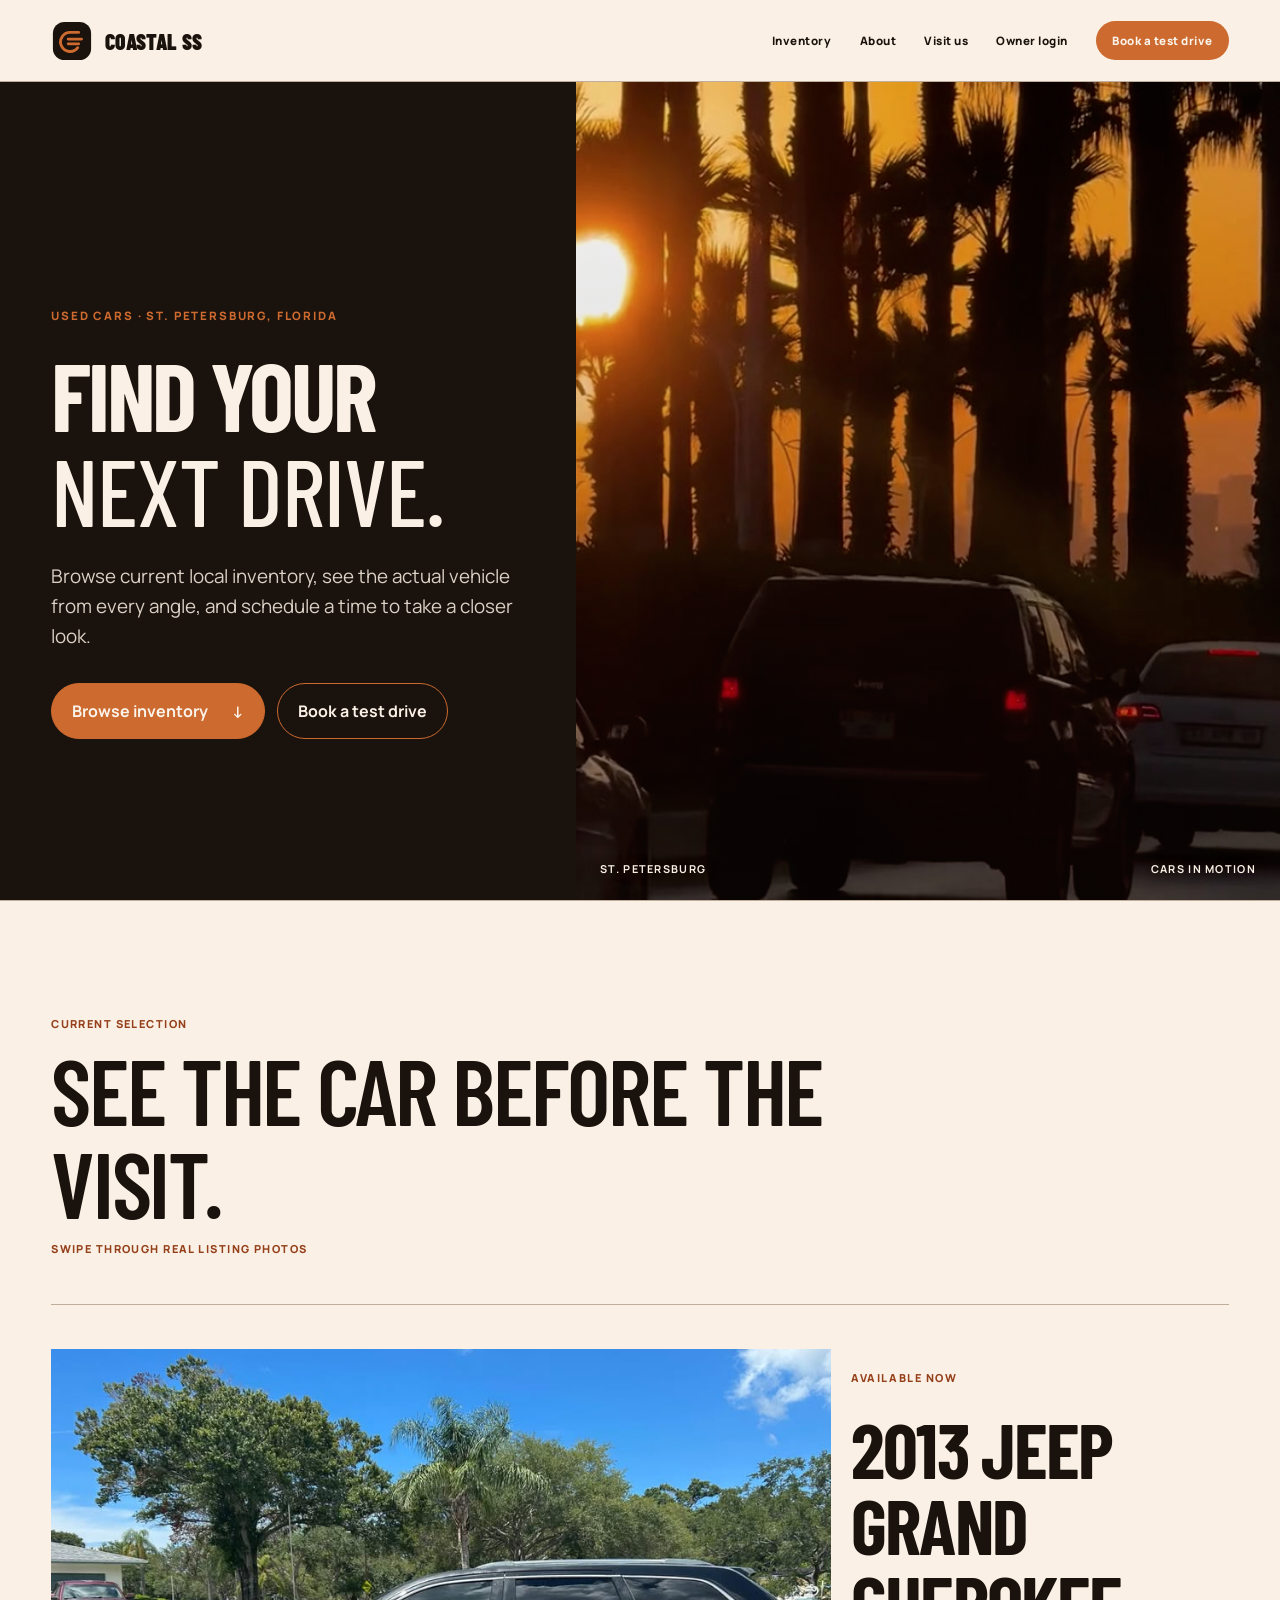
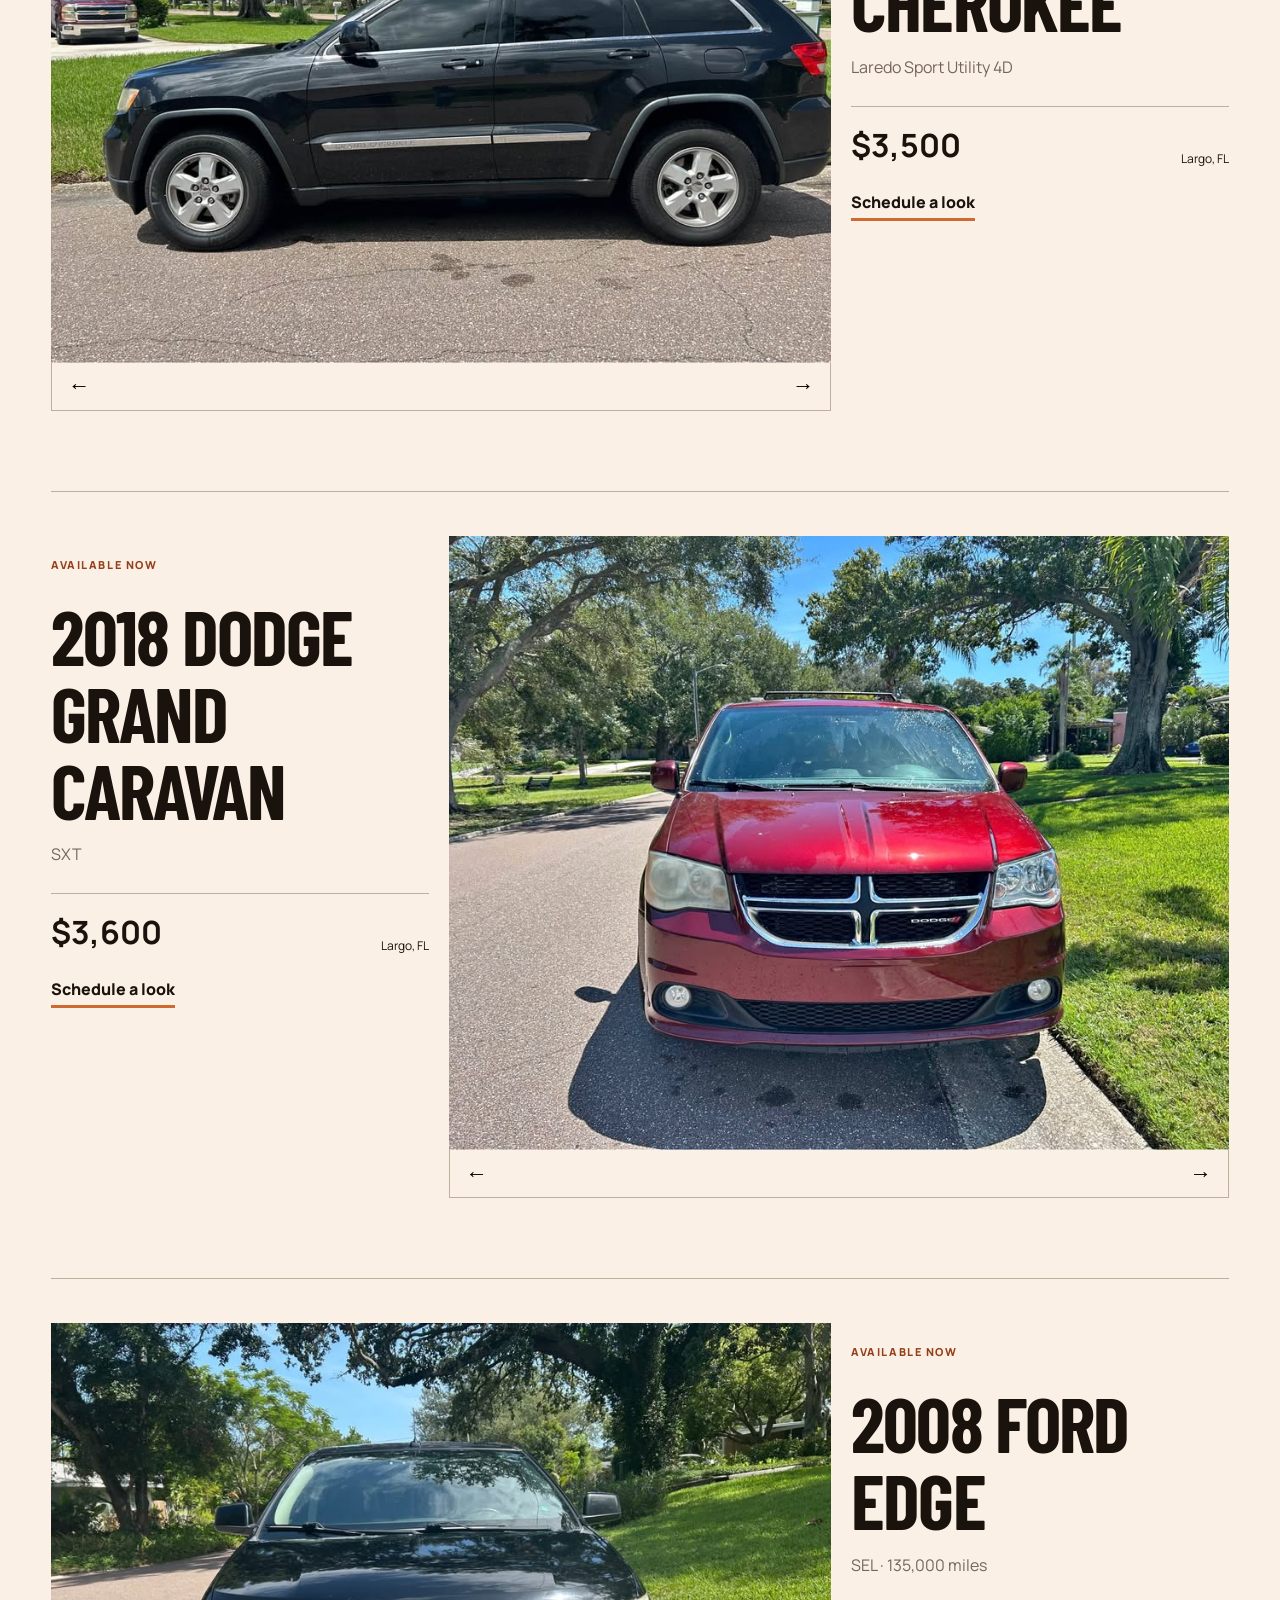
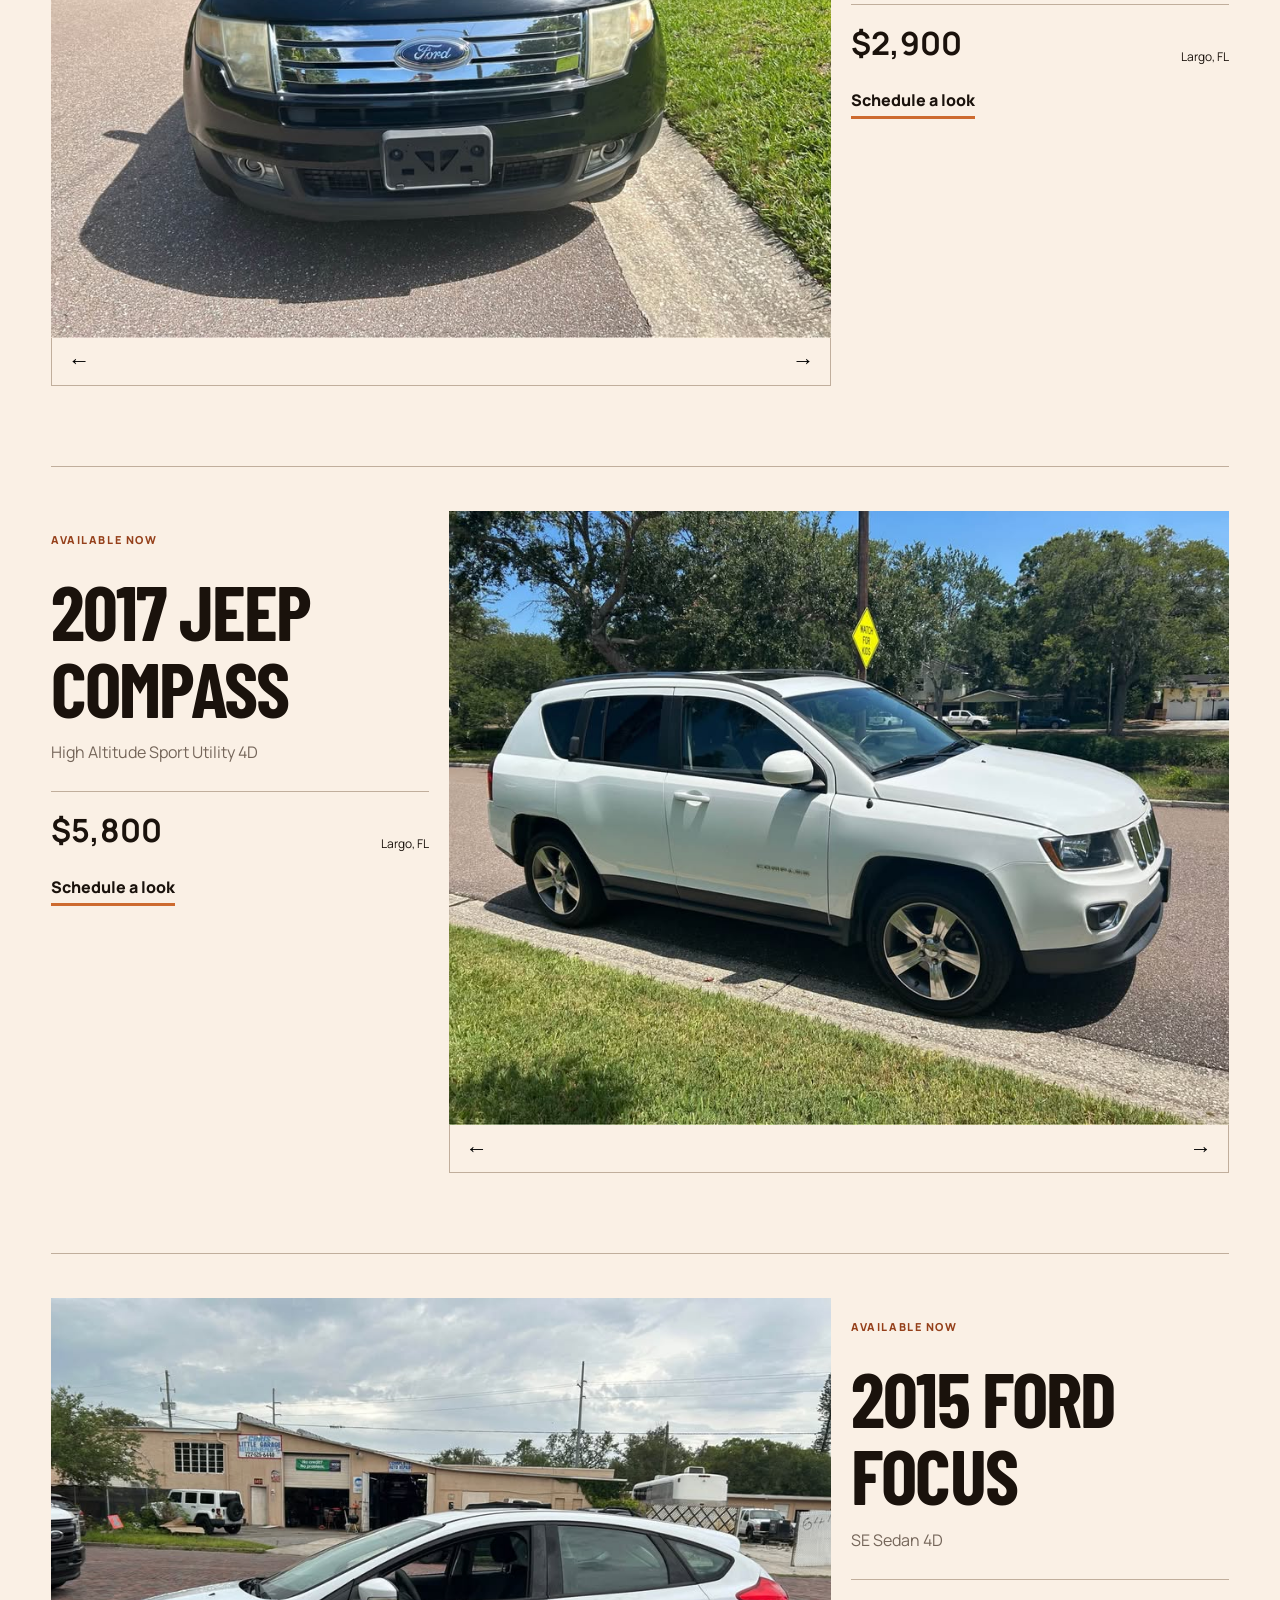
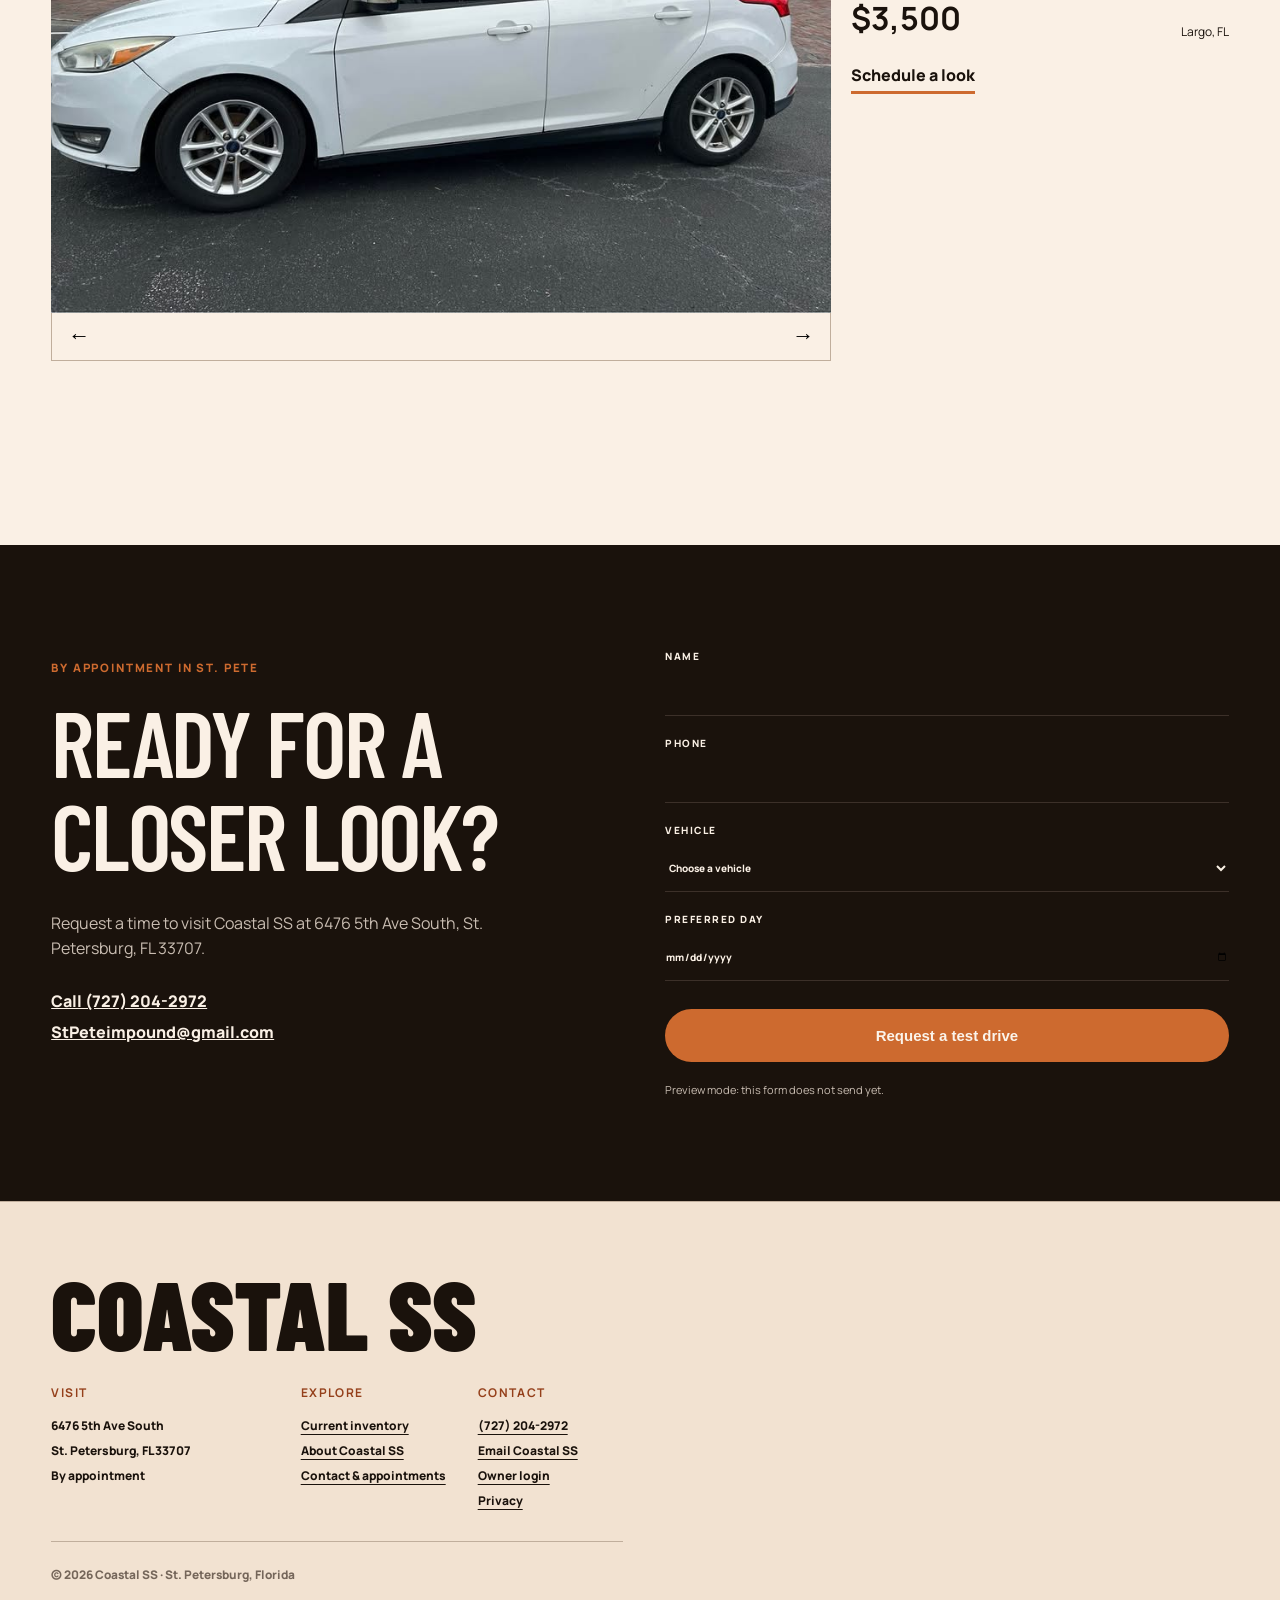
<file: index.html>
<!doctype html><html lang="en"><head><meta charset="utf-8"><meta name="viewport" content="width=device-width,initial-scale=1"><title>Used Cars in St. Petersburg, FL | Coastal SS</title><meta name="description" content="Browse current used-car inventory from Coastal SS in St. Petersburg, Florida, view real vehicle photos, and request a test-drive appointment."><meta name="robots" content="index,follow"><meta property="og:title" content="Coastal SS | Used Cars in St. Petersburg, FL"><meta property="og:description" content="See current inventory, browse real vehicle photos, and schedule a visit with Coastal SS."><meta property="og:type" content="website"><link rel="stylesheet" href="coastal-ready.css"><link rel="stylesheet" href="coastal-ready-refine.css"><script type="application/ld+json">{"@context":"https://schema.org","@type":"AutoDealer","name":"Coastal SS","telephone":"+1-727-204-2972","email":"StPeteimpound@gmail.com","address":{"@type":"PostalAddress","streetAddress":"6476 5th Ave South","addressLocality":"St. Petersburg","addressRegion":"FL","postalCode":"33707","addressCountry":"US"}}</script></head><body>
<a class="skip-link" href="#main">Skip to content</a><header class="site-head"><a class="brand" href="coastal-ready.html" aria-label="Coastal SS home"><svg viewBox="0 0 44 44" aria-hidden="true"><rect x="2" y="2" width="40" height="40" rx="12"/><path d="M29 13H20a10 10 0 1 0 8 16"/><path d="M18 20h14M18 25h11"/></svg><span>COASTAL SS</span></a><nav aria-label="Primary"><a href="inventory.html">Inventory</a><a href="about.html">About</a><a href="contact.html">Visit us</a><a href="https://app.millenniuminnovation.online/client">Owner login</a><a class="call" href="#visit">Book a test drive</a></nav></header>
<main id="main"><section class="hero"><div class="hero-copy"><p class="eyebrow">Used cars · St. Petersburg, Florida</p><h1>Find your<br><em>next drive.</em></h1><p class="intro">Browse current local inventory, see the actual vehicle from every angle, and schedule a time to take a closer look.</p><div class="hero-actions"><a class="primary" href="#inventory">Browse inventory <span>↓</span></a><a class="secondary" href="#visit">Book a test drive</a></div></div><div class="hero-stage"><div class="hero-film" aria-label="Cars moving along a palm-lined street at sunset"><img class="hero-motion-mobile" src="assets/video/coastal-hero-mobile.gif" alt=""><video autoplay muted loop playsinline preload="metadata" disablepictureinpicture poster="assets/video/coastal-hero-poster.jpg"><source src="assets/video/coastal-hero-desktop.mp4" type="video/mp4"></video><div class="film-wash"></div><div class="film-meta"><span>St. Petersburg</span><span>Cars in motion</span></div></div></div></section>
<section class="inventory" id="inventory"><header class="section-head"><p>Current selection</p><h2>See the car before the visit.</h2><span>Swipe through real listing photos</span></header><div class="vehicle-list" id="vehicle-list"></div></section>
<section class="visit" id="visit"><div><p class="eyebrow">By appointment in St. Pete</p><h2>Ready for a closer look?</h2><p>Request a time to visit Coastal SS at 6476 5th Ave South, St. Petersburg, FL 33707.</p><div class="contact-row"><a href="tel:+17272042972">Call (727) 204-2972</a><a href="mailto:StPeteimpound@gmail.com">StPeteimpound@gmail.com</a></div></div><form id="appointment-form"><label>Name<input name="name" autocomplete="name" required></label><label>Phone<input name="phone" type="tel" autocomplete="tel" required></label><label>Vehicle<select name="vehicle" id="vehicle-select" required><option value="">Choose a vehicle</option></select></label><label>Preferred day<input name="date" type="date" required></label><button type="submit">Request a test drive</button><p class="form-status" role="status">Preview mode: this form does not send yet.</p></form></section></main>
<footer class="site-footer"><div class="footer-brand">Coastal SS</div><div class="footer-grid"><div class="footer-col"><strong>Visit</strong><span>6476 5th Ave South</span><span>St. Petersburg, FL 33707</span><span>By appointment</span></div><div class="footer-col"><strong>Explore</strong><a href="inventory.html">Current inventory</a><a href="about.html">About Coastal SS</a><a href="contact.html">Contact & appointments</a></div><div class="footer-col"><strong>Contact</strong><a href="tel:+17272042972">(727) 204-2972</a><a href="mailto:StPeteimpound@gmail.com">Email Coastal SS</a><a href="https://app.millenniuminnovation.online/client">Owner login</a><a href="privacy.html">Privacy</a></div></div><div class="footer-bottom">© 2026 Coastal SS · St. Petersburg, Florida</div></footer><script src="coastal-ready.js"></script></body></html>
</file>
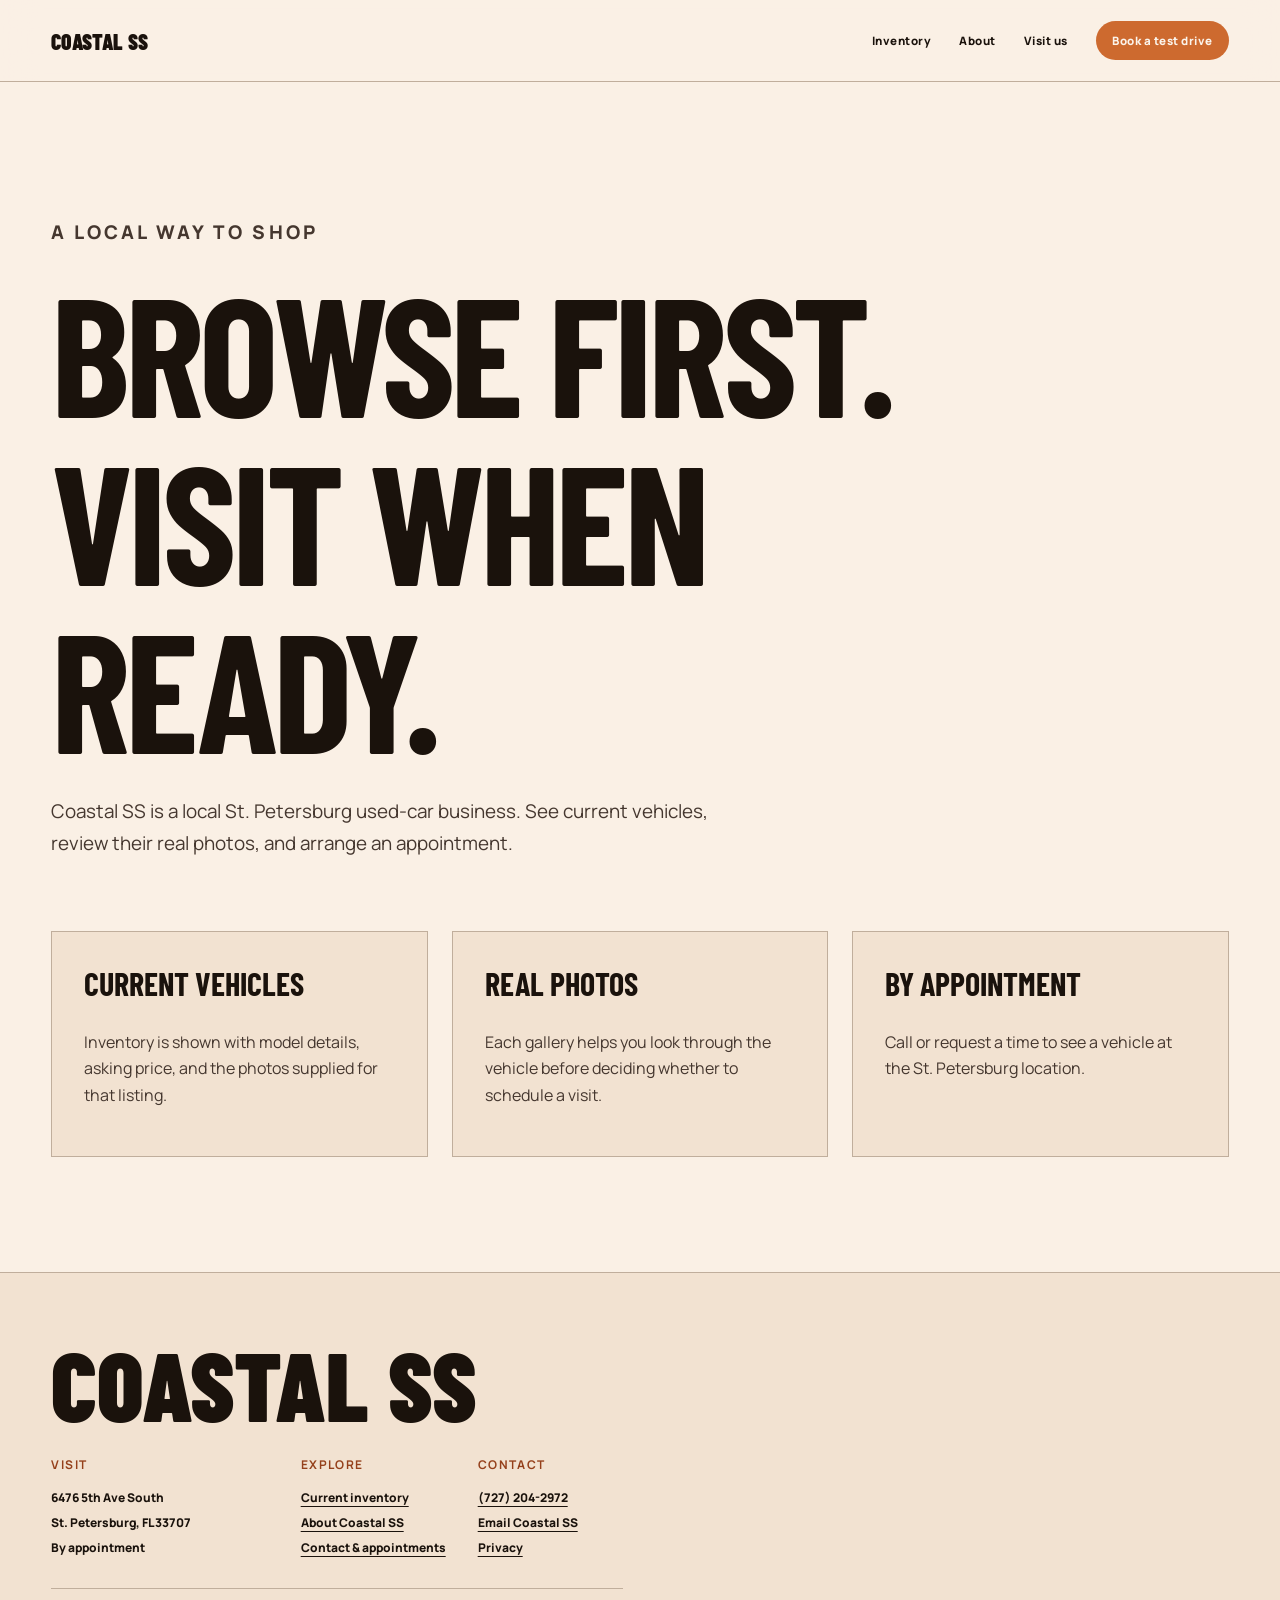
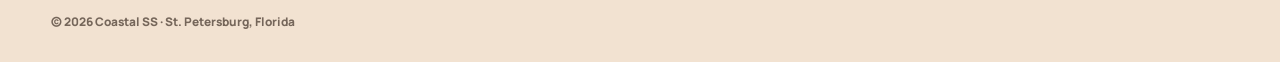
<file: about.html>
<!doctype html><html lang="en"><head><meta charset="utf-8"><meta name="viewport" content="width=device-width,initial-scale=1"><title>About Coastal SS | Local Used Cars in St. Petersburg</title><meta name="description" content="Learn how to browse vehicles and arrange an appointment with Coastal SS, a local used-car business in St. Petersburg, Florida."><meta name="robots" content="index,follow"><link rel="stylesheet" href="coastal-ready.css"><link rel="stylesheet" href="coastal-ready-refine.css"></head><body><header class="site-head"><a class="brand" href="coastal-ready.html">COASTAL SS</a><nav><a href="inventory.html">Inventory</a><a href="about.html">About</a><a href="contact.html">Visit us</a><a class="call" href="contact.html">Book a test drive</a></nav></header><main id="main" class="page-main"><section class="page-intro"><p class="eyebrow">A local way to shop</p><h1>Browse first. Visit when ready.</h1><p>Coastal SS is a local St. Petersburg used-car business. See current vehicles, review their real photos, and arrange an appointment.</p></section><section class="info-grid"><article class="info-card"><h2>Current vehicles</h2><p>Inventory is shown with model details, asking price, and the photos supplied for that listing.</p></article><article class="info-card"><h2>Real photos</h2><p>Each gallery helps you look through the vehicle before deciding whether to schedule a visit.</p></article><article class="info-card"><h2>By appointment</h2><p>Call or request a time to see a vehicle at the St. Petersburg location.</p></article></section></main><footer class="site-footer"><div class="footer-brand">Coastal SS</div><div class="footer-grid"><div class="footer-col"><strong>Visit</strong><span>6476 5th Ave South</span><span>St. Petersburg, FL 33707</span><span>By appointment</span></div><div class="footer-col"><strong>Explore</strong><a href="inventory.html">Current inventory</a><a href="about.html">About Coastal SS</a><a href="contact.html">Contact & appointments</a></div><div class="footer-col"><strong>Contact</strong><a href="tel:+17272042972">(727) 204-2972</a><a href="mailto:StPeteimpound@gmail.com">Email Coastal SS</a><a href="privacy.html">Privacy</a></div></div><div class="footer-bottom">© 2026 Coastal SS · St. Petersburg, Florida</div></footer></body></html>
</file>
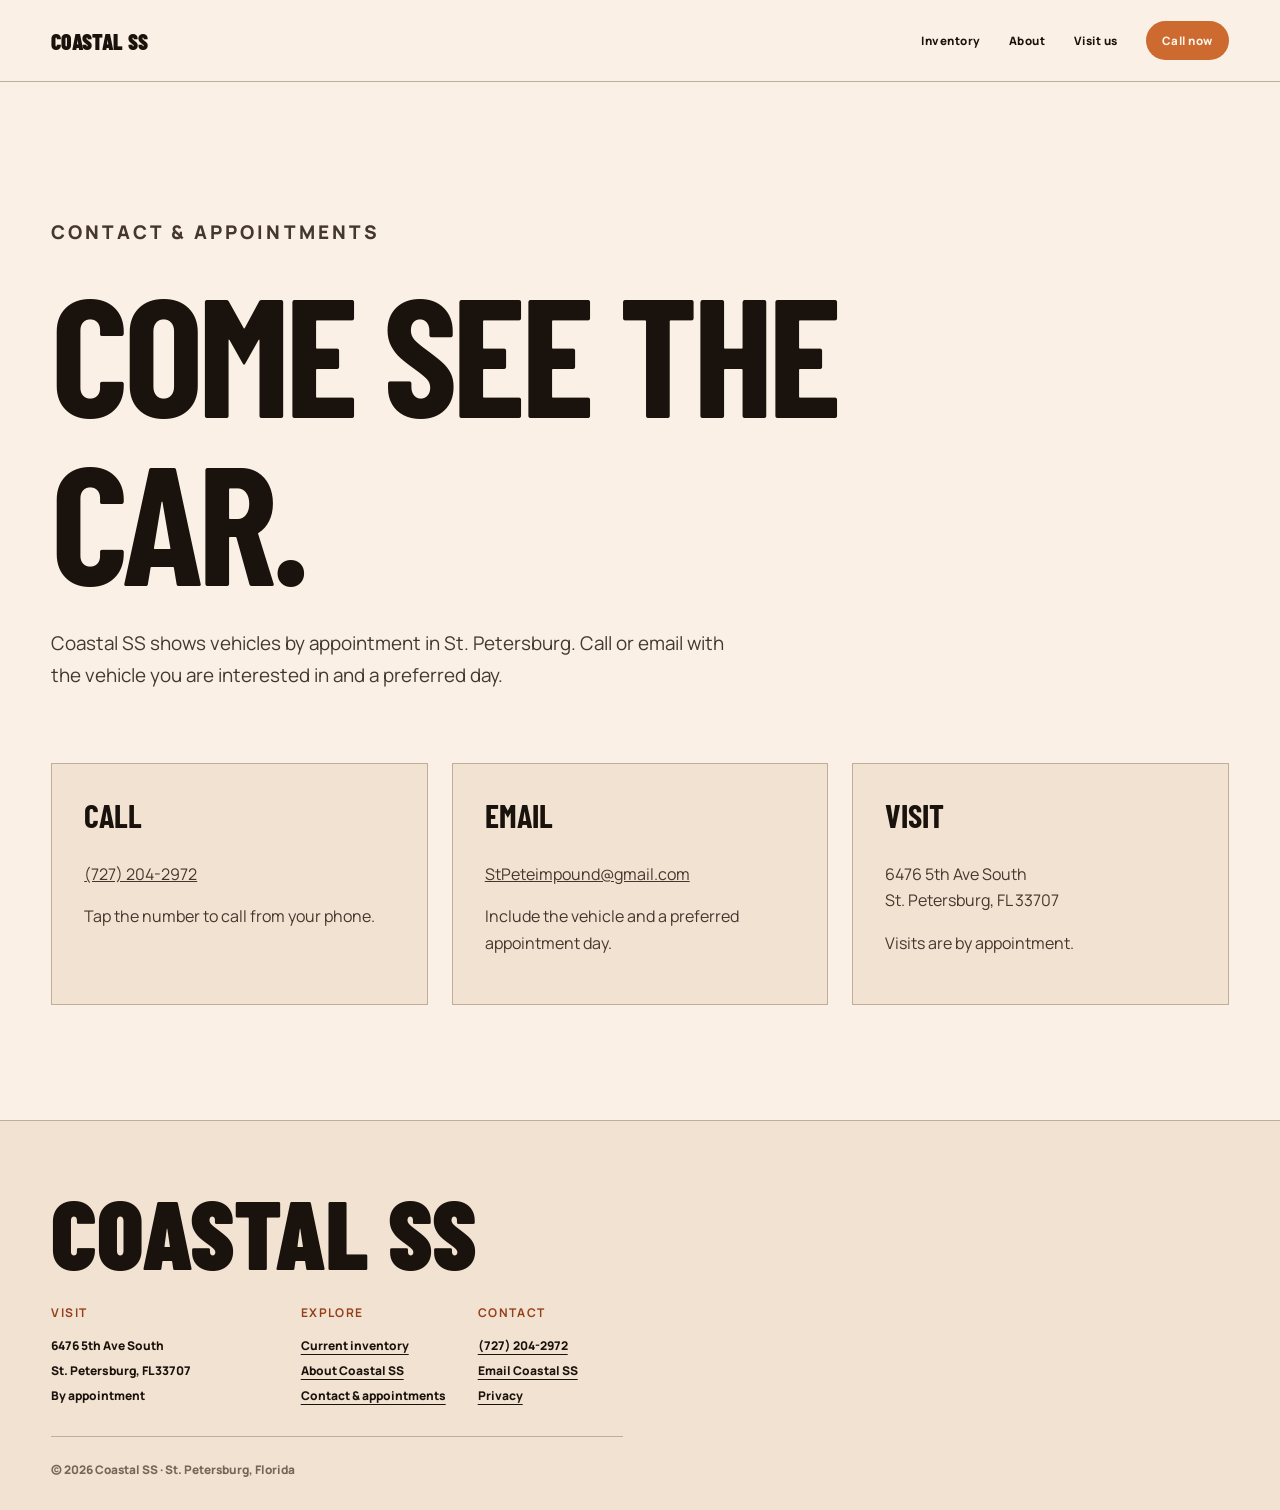
<file: contact.html>
<!doctype html><html lang="en"><head><meta charset="utf-8"><meta name="viewport" content="width=device-width,initial-scale=1"><title>Contact Coastal SS | Book a Test Drive in St. Petersburg</title><meta name="description" content="Call or email Coastal SS to arrange a vehicle appointment at 6476 5th Ave South in St. Petersburg, Florida."><meta name="robots" content="index,follow"><link rel="stylesheet" href="coastal-ready.css"><link rel="stylesheet" href="coastal-ready-refine.css"></head><body><header class="site-head"><a class="brand" href="coastal-ready.html">COASTAL SS</a><nav><a href="inventory.html">Inventory</a><a href="about.html">About</a><a href="contact.html">Visit us</a><a class="call" href="tel:+17272042972">Call now</a></nav></header><main id="main" class="page-main"><section class="page-intro"><p class="eyebrow">Contact & appointments</p><h1>Come see the car.</h1><p>Coastal SS shows vehicles by appointment in St. Petersburg. Call or email with the vehicle you are interested in and a preferred day.</p></section><section class="info-grid"><article class="info-card"><h2>Call</h2><p><a href="tel:+17272042972">(727) 204-2972</a></p><p>Tap the number to call from your phone.</p></article><article class="info-card"><h2>Email</h2><p><a href="mailto:StPeteimpound@gmail.com?subject=Coastal%20SS%20vehicle%20appointment">StPeteimpound@gmail.com</a></p><p>Include the vehicle and a preferred appointment day.</p></article><article class="info-card"><h2>Visit</h2><p>6476 5th Ave South<br>St. Petersburg, FL 33707</p><p>Visits are by appointment.</p></article></section></main><footer class="site-footer"><div class="footer-brand">Coastal SS</div><div class="footer-grid"><div class="footer-col"><strong>Visit</strong><span>6476 5th Ave South</span><span>St. Petersburg, FL 33707</span><span>By appointment</span></div><div class="footer-col"><strong>Explore</strong><a href="inventory.html">Current inventory</a><a href="about.html">About Coastal SS</a><a href="contact.html">Contact & appointments</a></div><div class="footer-col"><strong>Contact</strong><a href="tel:+17272042972">(727) 204-2972</a><a href="mailto:StPeteimpound@gmail.com">Email Coastal SS</a><a href="privacy.html">Privacy</a></div></div><div class="footer-bottom">© 2026 Coastal SS · St. Petersburg, Florida</div></footer></body></html>
</file>
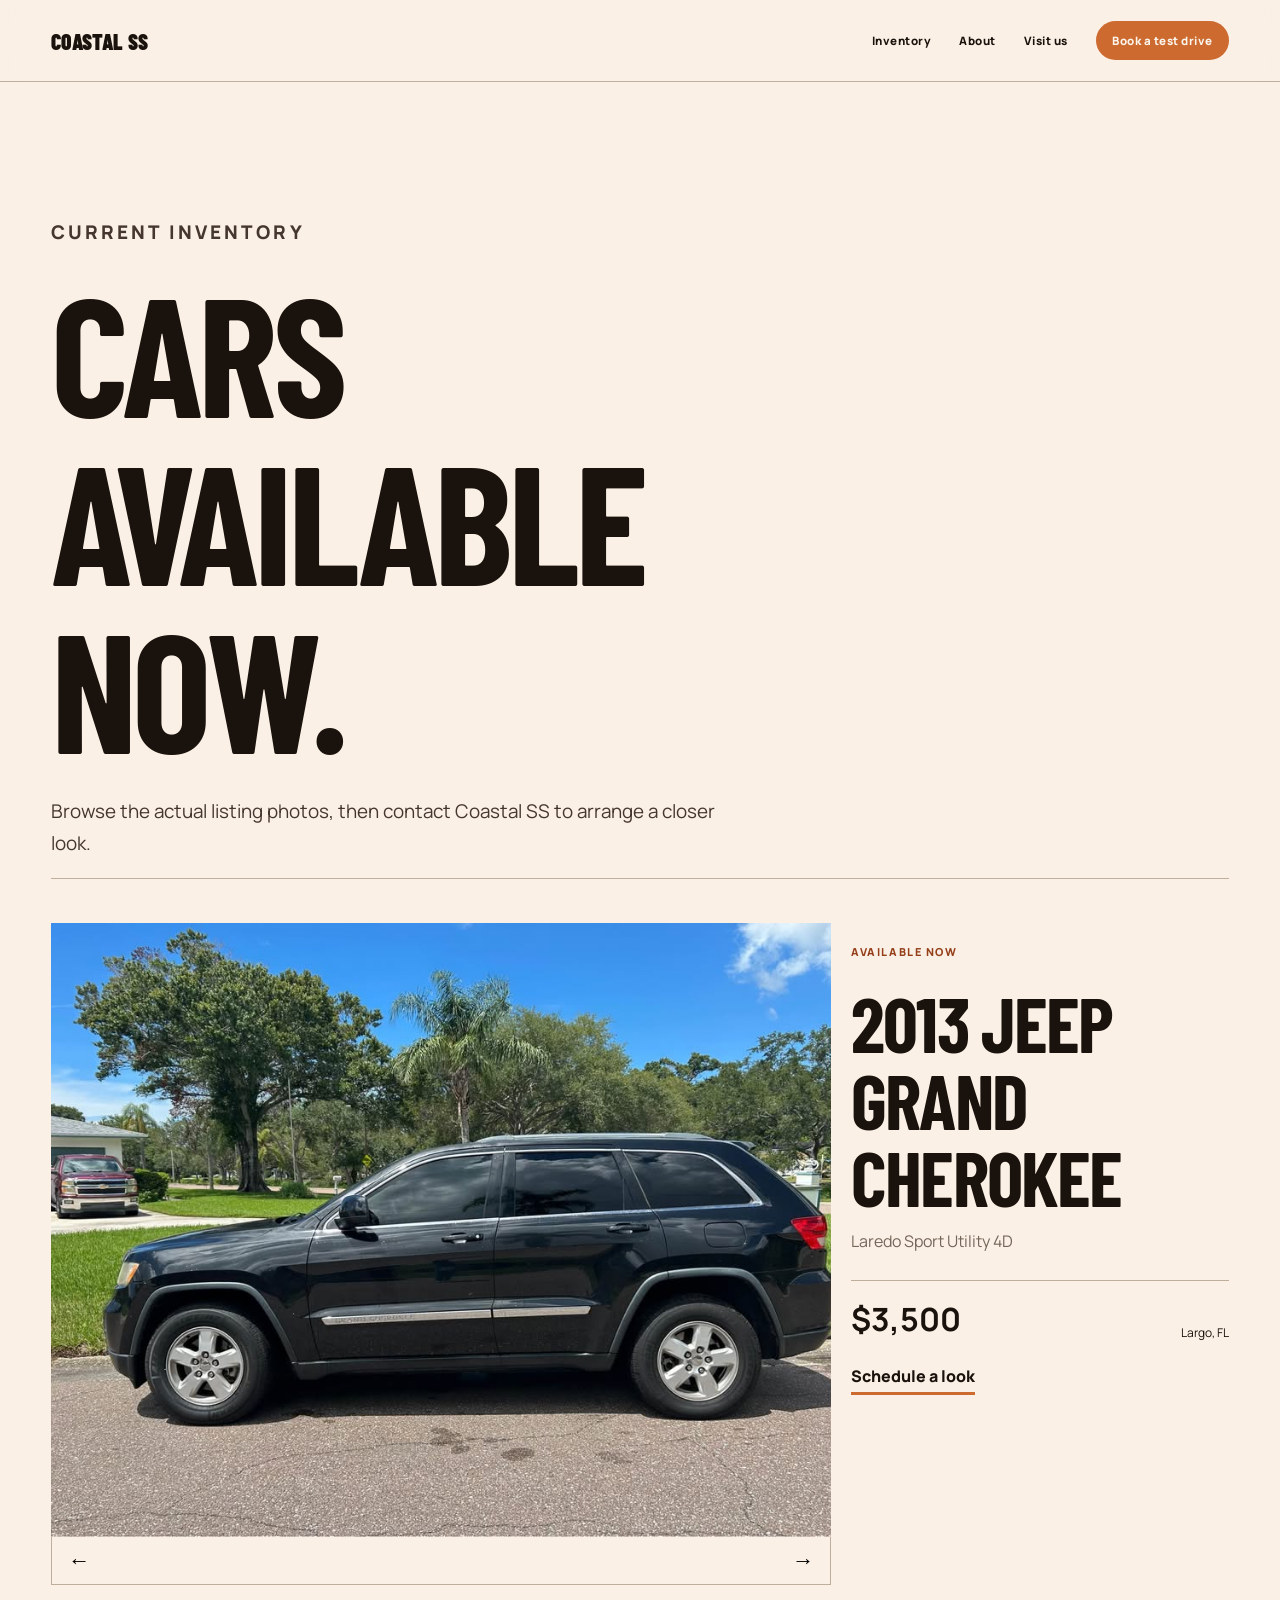
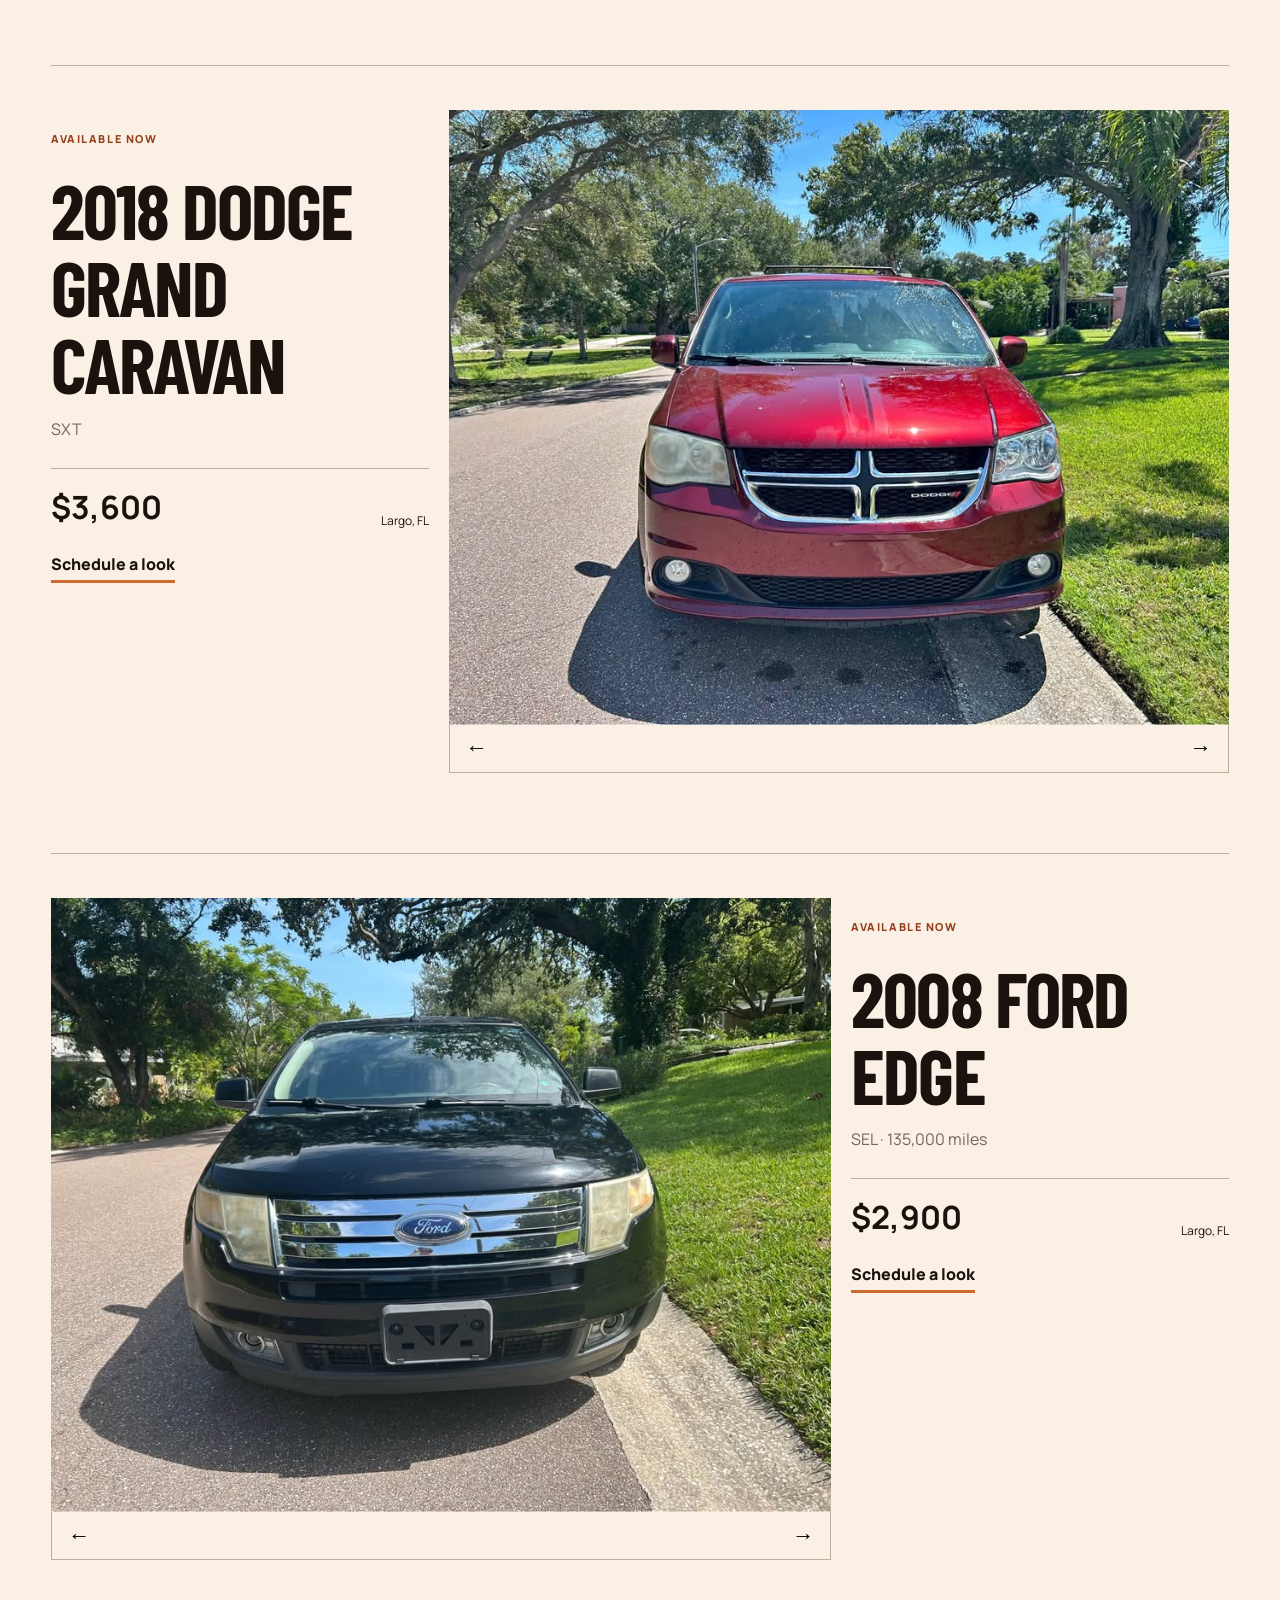
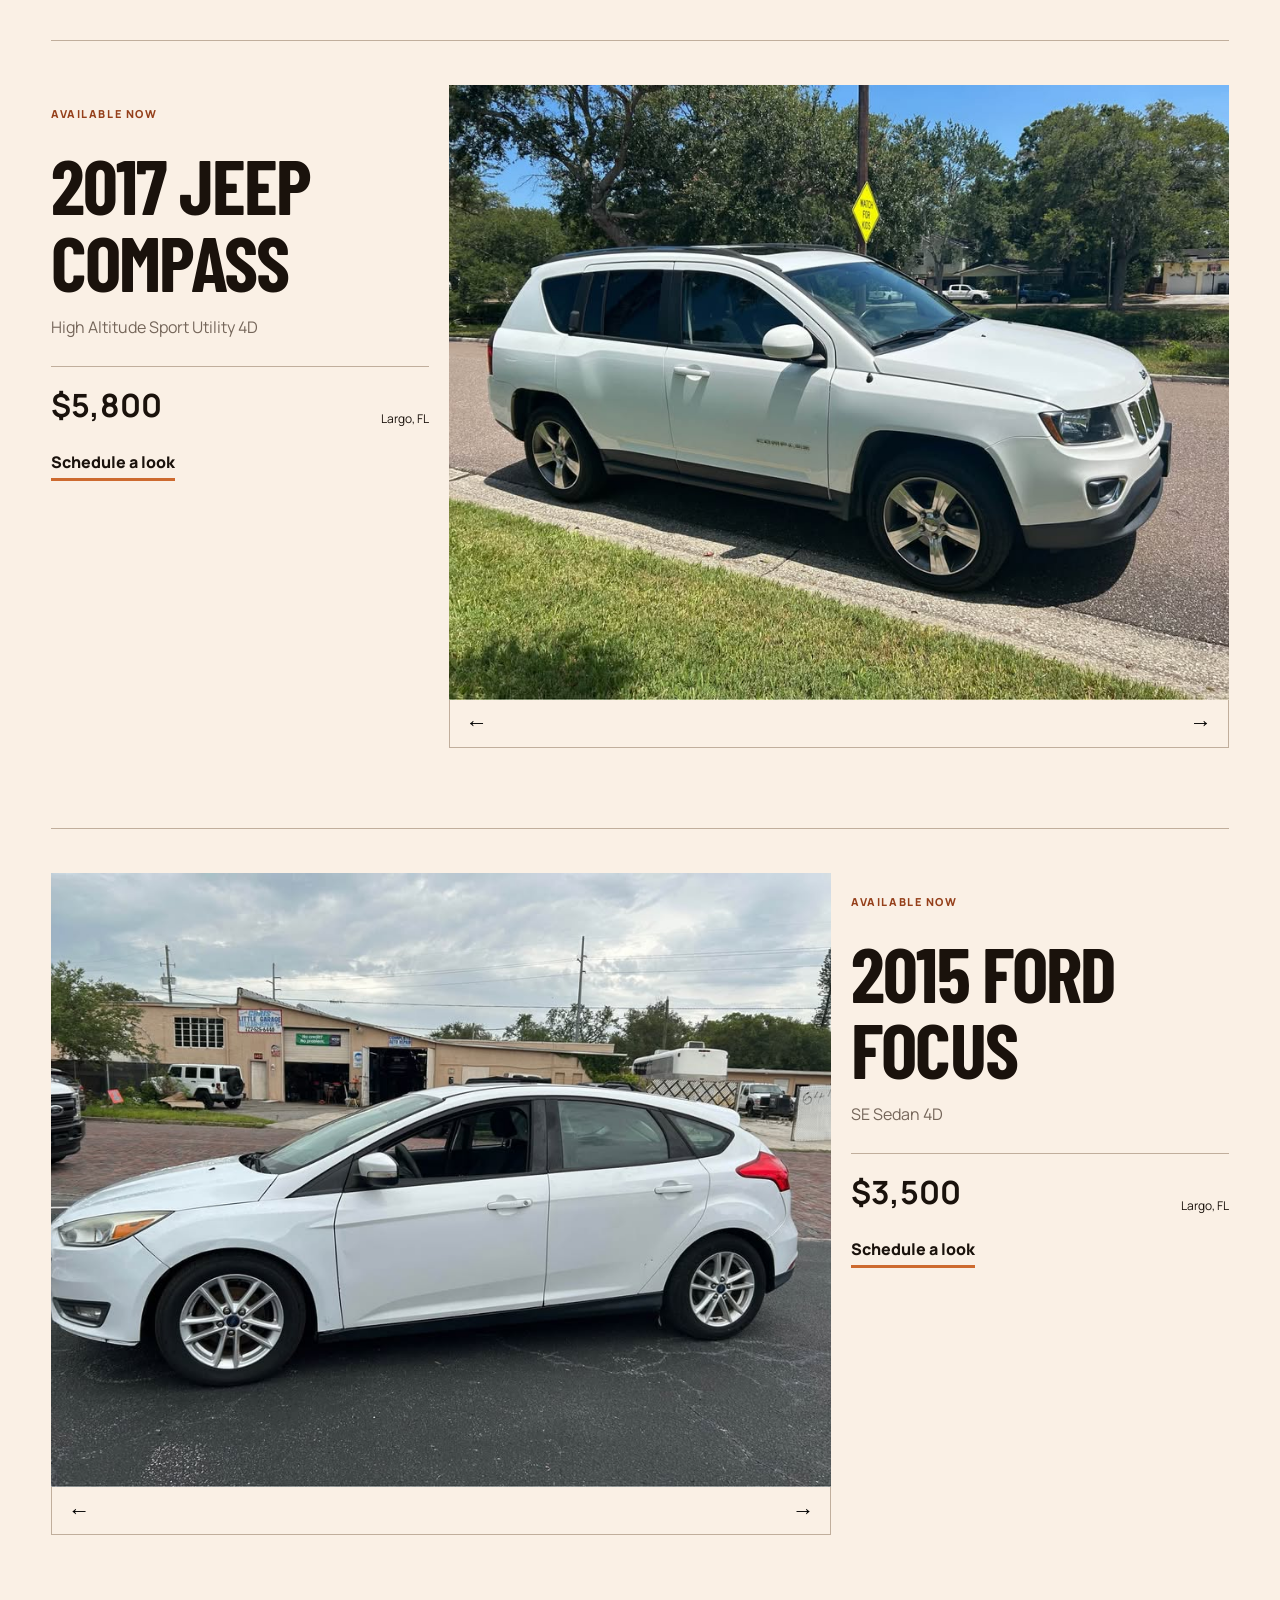
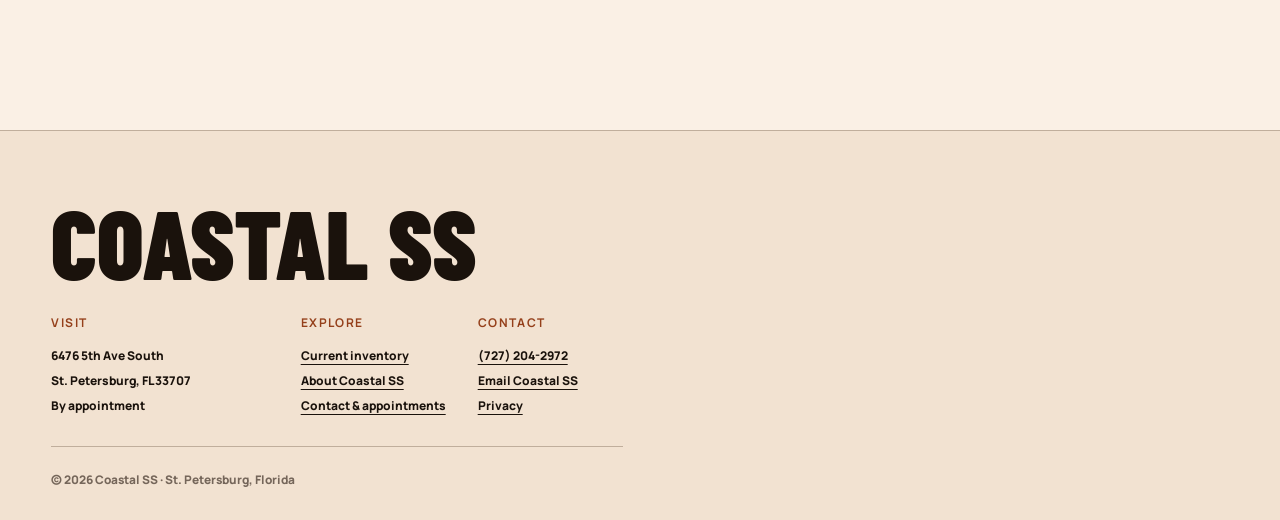
<file: inventory.html>
<!doctype html><html lang="en"><head><meta charset="utf-8"><meta name="viewport" content="width=device-width,initial-scale=1"><title>Used-Car Inventory | Coastal SS St. Petersburg</title><meta name="description" content="View current used cars available from Coastal SS in St. Petersburg, Florida, with real listing photos and appointment information."><meta name="robots" content="index,follow"><link rel="stylesheet" href="coastal-ready.css"><link rel="stylesheet" href="coastal-ready-refine.css"></head><body><header class="site-head"><a class="brand" href="coastal-ready.html">COASTAL SS</a><nav><a href="inventory.html">Inventory</a><a href="about.html">About</a><a href="contact.html">Visit us</a><a class="call" href="contact.html">Book a test drive</a></nav></header><main id="main"><section class="page-main"><div class="page-intro"><p class="eyebrow">Current inventory</p><h1>Cars available now.</h1><p>Browse the actual listing photos, then contact Coastal SS to arrange a closer look.</p></div><div class="vehicle-list" id="vehicle-list"></div></section></main><footer class="site-footer"><div class="footer-brand">Coastal SS</div><div class="footer-grid"><div class="footer-col"><strong>Visit</strong><span>6476 5th Ave South</span><span>St. Petersburg, FL 33707</span><span>By appointment</span></div><div class="footer-col"><strong>Explore</strong><a href="inventory.html">Current inventory</a><a href="about.html">About Coastal SS</a><a href="contact.html">Contact & appointments</a></div><div class="footer-col"><strong>Contact</strong><a href="tel:+17272042972">(727) 204-2972</a><a href="mailto:StPeteimpound@gmail.com">Email Coastal SS</a><a href="privacy.html">Privacy</a></div></div><div class="footer-bottom">© 2026 Coastal SS · St. Petersburg, Florida</div></footer><script src="coastal-ready.js"></script></body></html>
</file>
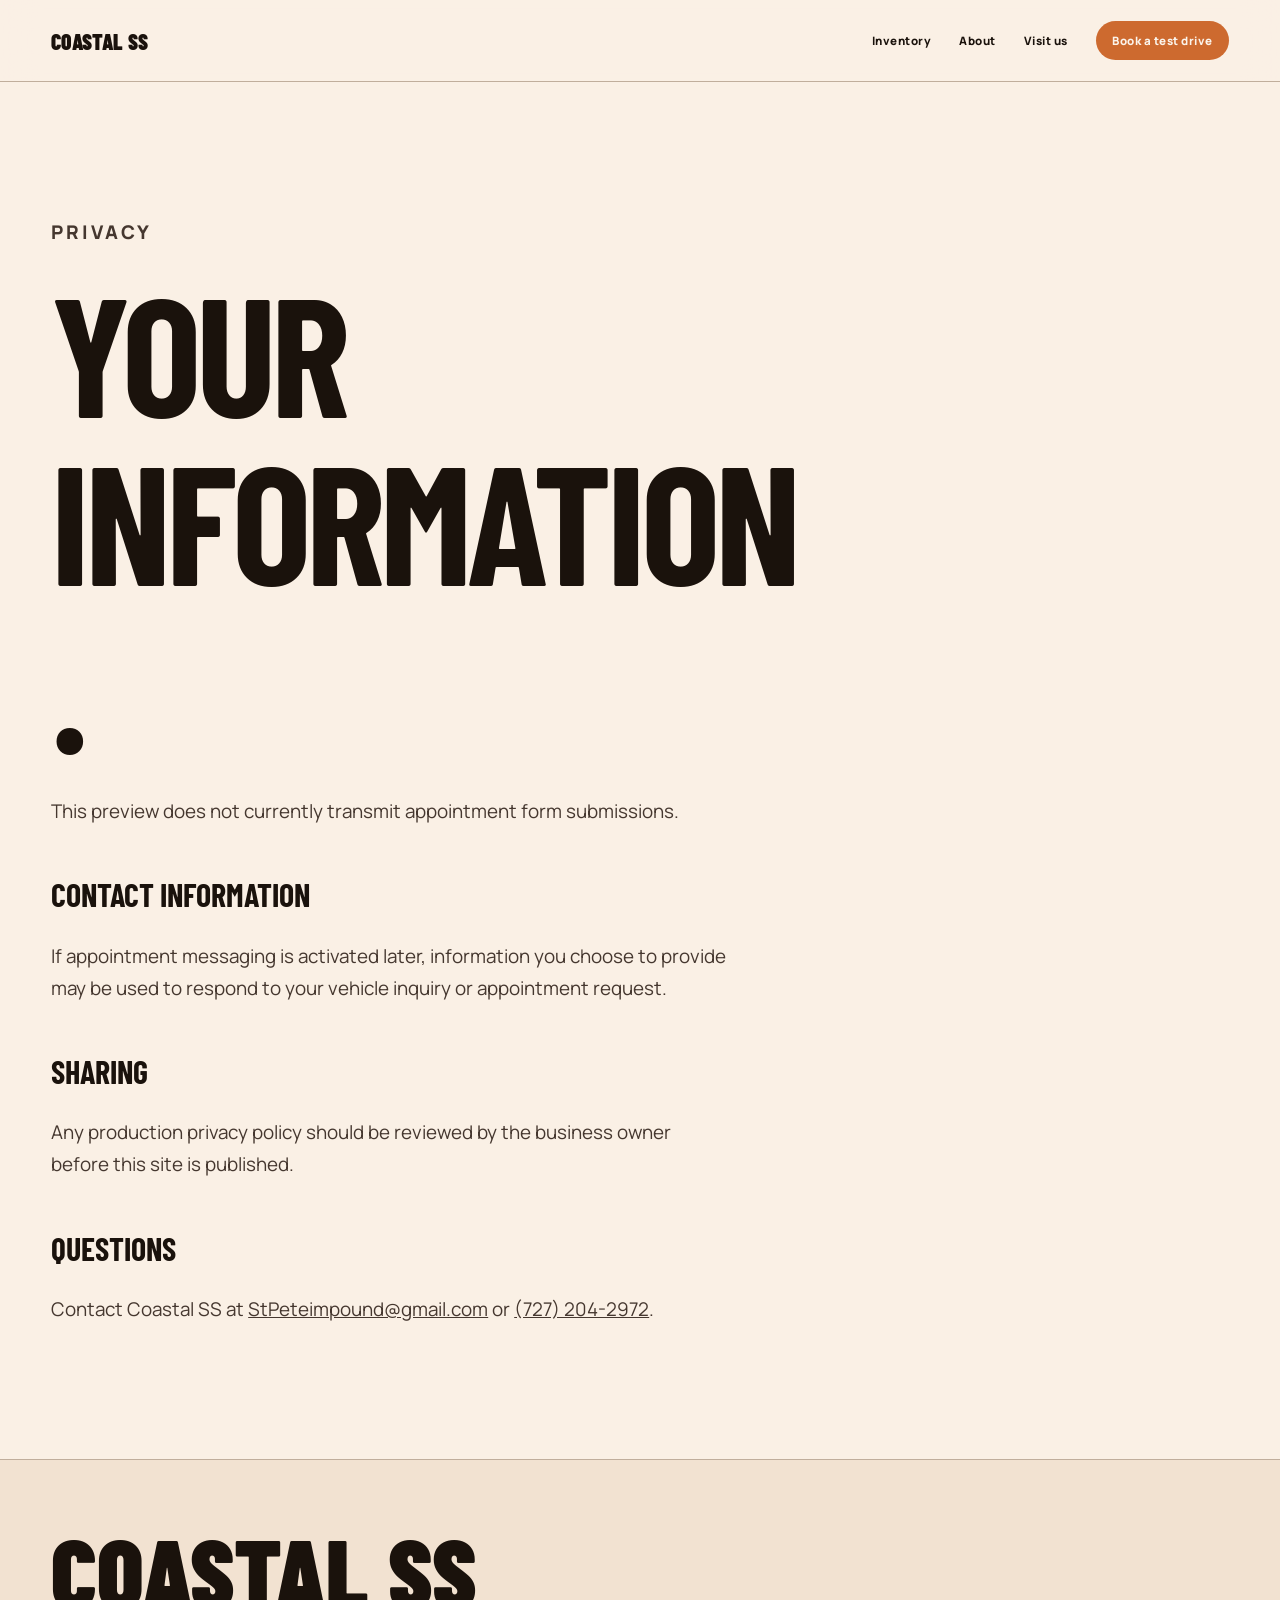
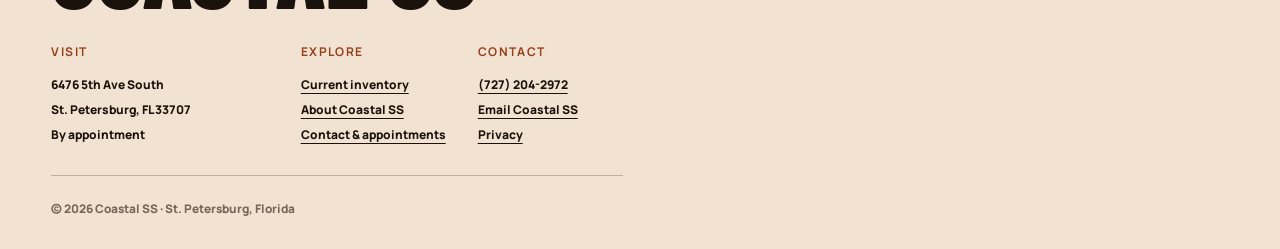
<file: privacy.html>
<!doctype html><html lang="en"><head><meta charset="utf-8"><meta name="viewport" content="width=device-width,initial-scale=1"><title>Privacy | Coastal SS</title><meta name="description" content="Privacy information for the Coastal SS website and vehicle appointment requests."><meta name="robots" content="index,follow"><link rel="stylesheet" href="coastal-ready.css"><link rel="stylesheet" href="coastal-ready-refine.css"></head><body><header class="site-head"><a class="brand" href="coastal-ready.html">COASTAL SS</a><nav><a href="inventory.html">Inventory</a><a href="about.html">About</a><a href="contact.html">Visit us</a><a class="call" href="contact.html">Book a test drive</a></nav></header><main id="main" class="page-main"><section class="page-intro legal-copy"><p class="eyebrow">Privacy</p><h1>Your information.</h1><p>This preview does not currently transmit appointment form submissions.</p><h2>Contact information</h2><p>If appointment messaging is activated later, information you choose to provide may be used to respond to your vehicle inquiry or appointment request.</p><h2>Sharing</h2><p>Any production privacy policy should be reviewed by the business owner before this site is published.</p><h2>Questions</h2><p>Contact Coastal SS at <a href="mailto:StPeteimpound@gmail.com">StPeteimpound@gmail.com</a> or <a href="tel:+17272042972">(727) 204-2972</a>.</p></section></main><footer class="site-footer"><div class="footer-brand">Coastal SS</div><div class="footer-grid"><div class="footer-col"><strong>Visit</strong><span>6476 5th Ave South</span><span>St. Petersburg, FL 33707</span><span>By appointment</span></div><div class="footer-col"><strong>Explore</strong><a href="inventory.html">Current inventory</a><a href="about.html">About Coastal SS</a><a href="contact.html">Contact & appointments</a></div><div class="footer-col"><strong>Contact</strong><a href="tel:+17272042972">(727) 204-2972</a><a href="mailto:StPeteimpound@gmail.com">Email Coastal SS</a><a href="privacy.html">Privacy</a></div></div><div class="footer-bottom">© 2026 Coastal SS · St. Petersburg, Florida</div></footer></body></html>
</file>
<file: coastal-ready.css>
:root{--ink:#101513;--paper:#f3efe6;--acid:#dcff45;--blue:#143bff;--line:#b8b4aa;--pad:clamp(18px,4vw,64px)}*{box-sizing:border-box}html{scroll-behavior:smooth}body{margin:0;background:var(--paper);color:var(--ink);font-family:Arial,Helvetica,sans-serif}a{color:inherit}img{display:block;max-width:100%}.site-head{height:68px;padding:0 var(--pad);display:flex;align-items:center;justify-content:space-between;border-bottom:1px solid var(--ink);position:relative;z-index:3;background:var(--paper)}.brand{display:flex;align-items:center;gap:10px;text-decoration:none;font-weight:900;letter-spacing:-.04em}.brand svg{width:34px;height:34px}.brand rect{fill:var(--ink)}.brand path{fill:none;stroke:var(--acid);stroke-width:3;stroke-linecap:round}.site-head nav{display:flex;align-items:center;gap:18px;font-size:12px;font-weight:800;text-transform:uppercase;letter-spacing:.08em}.site-head nav a:not(.call){display:none}.call{background:var(--ink);color:white;padding:11px 15px;text-decoration:none}.hero{min-height:calc(100svh - 68px);display:grid;padding:42px var(--pad) 24px;gap:28px;position:relative;overflow:hidden}.eyebrow,.availability{text-transform:uppercase;letter-spacing:.14em;font-size:11px;font-weight:900}.hero h1{font-size:clamp(49px,11vw,132px);line-height:.82;letter-spacing:-.085em;margin:20px 0 24px;max-width:1050px}.hero h1 em{font-family:Georgia,serif;font-weight:400;color:var(--blue)}.intro{font-size:17px;line-height:1.45;max-width:520px}.primary{display:inline-flex;justify-content:space-between;gap:60px;margin-top:18px;background:var(--acid);padding:16px 18px;text-decoration:none;font-weight:900;border:1px solid var(--ink);min-width:240px}.hero-photo{position:relative}.hero-photo img{width:100%;height:42vh;min-height:310px;object-fit:cover;object-position:center 57%;filter:saturate(.88) contrast(1.04)}.frame-note{position:absolute;bottom:0;right:0;background:var(--paper);padding:9px 12px;font-size:10px;text-transform:uppercase;letter-spacing:.12em;font-weight:900}.side-note{display:none}.inventory{border-top:1px solid var(--ink);padding:70px var(--pad)}.section-head{display:grid;gap:9px;margin-bottom:34px}.section-head p,.section-head span{font-size:11px;text-transform:uppercase;letter-spacing:.13em;font-weight:900}.section-head h2{font:400 clamp(44px,7vw,90px)/.95 Georgia,serif;margin:0}.vehicle{border-top:1px solid var(--ink);padding:28px 0 54px;display:grid;gap:20px}.vehicle-media{min-width:0}.slides{display:flex;overflow-x:auto;scroll-snap-type:x mandatory;scrollbar-width:none;background:#d5d1c8}.slides::-webkit-scrollbar{display:none}.slides img{flex:0 0 100%;width:100%;height:clamp(270px,65vw,620px);object-fit:cover;object-position:center;scroll-snap-align:start}.slider-controls{height:48px;display:flex;align-items:center;justify-content:space-between;border:1px solid var(--ink);border-top:0}.slider-controls button{width:54px;height:47px;border:0;background:transparent;font-size:22px;cursor:pointer}.slider-controls span{font-size:11px;letter-spacing:.1em}.vehicle-copy{position:relative;padding-top:10px}.number{position:absolute;right:0;top:0;color:var(--blue);font:italic 42px Georgia,serif}.vehicle-copy h3{font-size:clamp(32px,5vw,64px);line-height:.92;letter-spacing:-.06em;margin:25px 0 12px;max-width:740px}.vehicle-copy>p:not(.availability){color:#555}.price-row{display:flex;align-items:end;justify-content:space-between;border-top:1px solid var(--line);margin-top:28px;padding-top:16px}.price-row strong{font-size:32px}.price-row span{font-size:12px}.vehicle-copy>a{display:inline-block;margin-top:24px;border-bottom:3px solid var(--blue);text-decoration:none;font-weight:900;padding-bottom:5px}.visit{background:var(--ink);color:white;padding:75px var(--pad);display:grid;gap:50px}.visit h2{font-size:clamp(48px,7vw,94px);line-height:.85;letter-spacing:-.07em;margin:20px 0 30px}.visit>div>p:not(.eyebrow){max-width:520px;color:#bbb;line-height:1.6}.contact-row{display:flex;flex-direction:column;gap:9px;margin-top:28px;font-weight:800}form{display:grid;gap:20px;max-width:620px}label{display:grid;gap:8px;text-transform:uppercase;font-size:10px;letter-spacing:.15em;font-weight:900}input,select{width:100%;padding:15px 0;background:transparent;border:0;border-bottom:1px solid #777;color:white;border-radius:0;font:inherit}select{color:white}form button{background:var(--acid);color:var(--ink);border:0;padding:18px;font-weight:900;font-size:15px;margin-top:8px}.form-status{font-size:11px;color:#aaa;margin:0}footer{padding:30px var(--pad);display:flex;flex-direction:column;gap:10px;font-size:12px;font-weight:900;text-transform:uppercase;letter-spacing:.08em;border-top:1px solid var(--ink)}@media(min-width:768px){.site-head nav a:not(.call){display:inline}.hero{grid-template-columns:minmax(0,1.05fr) minmax(340px,.95fr);align-items:center}.hero-photo img{height:68vh}.side-note{display:block;position:absolute;right:-125px;top:50%;transform:rotate(90deg);font-size:10px;text-transform:uppercase;letter-spacing:.14em}.section-head{grid-template-columns:1fr 2fr 1fr;align-items:end}.section-head span{text-align:right}.vehicle{grid-template-columns:minmax(0,1.55fr) minmax(290px,.75fr);padding:44px 0 80px}.vehicle:nth-child(even){grid-template-columns:minmax(290px,.75fr) minmax(0,1.55fr)}.vehicle:nth-child(even) .vehicle-media{order:2}.slides img{height:clamp(430px,48vw,650px)}.visit{grid-template-columns:1fr 1fr;align-items:start;padding-block:110px}footer{flex-direction:row;justify-content:space-between}}
</file>
<file: coastal-ready-refine.css>
/* Hallmark · macrostructure: Photographic Showroom · tone: Gulf-coast editorial · anchor hue: ember · nav: N9 · footer: Ft3 · contrast: pass (40–41) · slop: pass (42–45) · honest: pass (46) · chrome: pass (47) · tokens: pass (48) · responsive: pass (49) · mobile: pass (34, 49, 50–57) */
/* Hallmark · pre-emit critique: P5 H5 E4 S5 R4 V5 */
@import url("tokens.css");
@import url("https://fonts.googleapis.com/css2?family=Barlow+Condensed:wght@500;600;700;800&family=Manrope:wght@400;500;600;700&display=swap");
html,body{overflow-x:clip}html{scroll-behavior:smooth}body{background:var(--color-paper);color:var(--color-ink);font-family:var(--font-body)}a,button,input,select{transition:color var(--dur-fast) var(--ease-out),background-color var(--dur-fast) var(--ease-out),border-color var(--dur-fast) var(--ease-out),opacity var(--dur-fast) var(--ease-out),transform var(--dur-fast) var(--ease-out)}a:focus-visible,button:focus-visible,input:focus-visible,select:focus-visible{outline:3px solid var(--color-focus);outline-offset:3px}.skip-link{position:fixed;left:var(--space-md);top:var(--space-md);z-index:30;padding:var(--space-sm) var(--space-md);background:var(--color-paper);color:var(--color-ink);transform:translateY(-160%)}.skip-link:focus{transform:translateY(0)}
.site-head{min-height:82px;height:auto;padding:var(--space-sm) var(--pad-page);border-color:var(--color-rule);background:color-mix(in oklch,var(--color-paper) 94%,transparent);position:sticky;top:0;backdrop-filter:blur(18px)}.brand{gap:var(--space-sm);font-family:var(--font-display);font-size:1.35rem;letter-spacing:.01em}.brand svg{width:42px;height:42px}.brand rect{fill:var(--color-ink)}.brand path{stroke:var(--color-accent)}.site-head nav{gap:clamp(12px,2.2vw,28px);font-family:var(--font-body);font-size:.72rem;letter-spacing:.045em;text-transform:none}.site-head nav a{text-decoration:none}.site-head nav a:not(.call){display:none}.site-head nav a:not(.call):hover{color:var(--color-accent-deep)}.call{background:var(--color-accent);color:var(--color-accent-ink);border-radius:999px;padding:12px 16px}.call:hover{background:var(--color-accent-deep);transform:translateY(-1px)}
.hero{min-height:calc(100svh - 82px);display:grid;gap:0;padding:0;background:var(--color-ink);color:var(--color-paper)}.hero-copy{padding:clamp(48px,8vw,112px) var(--pad-page) var(--space-2xl);align-self:center;position:relative;z-index:2}.eyebrow{color:var(--color-accent);font-family:var(--font-body);font-size:.72rem;letter-spacing:.16em}.hero h1{max-width:760px;margin:var(--space-lg) 0;font-family:var(--font-display);font-size:var(--text-display);font-weight:700;line-height:.78;letter-spacing:-.035em;text-transform:uppercase}.hero h1 em{display:block;color:var(--color-paper);font-family:var(--font-display);font-style:normal;font-weight:500;letter-spacing:-.01em}.intro{max-width:560px;color:color-mix(in oklch,var(--color-paper) 78%,var(--color-muted));font-size:var(--text-lg);line-height:1.6}.hero-actions{display:flex;flex-wrap:wrap;gap:var(--space-sm);margin-top:var(--space-xl)}.primary,.secondary{min-width:0;margin:0;padding:16px 20px;border:var(--rule-thin) solid var(--color-accent);border-radius:999px;display:inline-flex;align-items:center;justify-content:center;gap:var(--space-lg);font-weight:700;text-decoration:none}.primary{background:var(--color-accent);color:var(--color-accent-ink)}.secondary{background:transparent;color:var(--color-paper)}.primary:hover,.secondary:hover{transform:translateY(-2px)}.secondary:hover{background:var(--color-paper);border-color:var(--color-paper);color:var(--color-ink)}
.hero-stage{min-height:560px;position:relative;overflow:hidden}.hero-film{position:absolute;inset:0;min-height:0;background:var(--color-accent-deep) url("assets/video/coastal-hero-poster.jpg") center/cover no-repeat}.hero-film video{width:100%;height:100%;object-fit:cover;opacity:.65;filter:saturate(.72) contrast(1.12)}.film-wash{position:absolute;inset:0;background:linear-gradient(180deg,color-mix(in oklch,var(--color-ink) 8%,transparent),color-mix(in oklch,var(--color-ink) 44%,transparent))}.hero-car{position:absolute;inset:clamp(28px,5vw,68px) var(--pad-page) clamp(46px,7vw,92px);margin:0;box-shadow:0 28px 70px color-mix(in oklch,var(--color-ink) 48%,transparent);overflow:hidden;border-radius:var(--radius-sm)}.hero-car img{width:100%;height:100%;object-fit:cover;object-position:50% 55%;filter:saturate(.9) contrast(1.04)}.hero-car figcaption{position:absolute;inset:auto var(--space-md) var(--space-md);display:flex;justify-content:space-between;gap:var(--space-md);padding:var(--space-sm) var(--space-md);background:color-mix(in oklch,var(--color-ink) 88%,transparent);color:var(--color-paper);font-size:.72rem}.hero-car figcaption strong{color:var(--color-accent)}
.inventory{padding:var(--space-4xl) var(--pad-page);border-color:var(--color-rule)}.section-head{display:block;max-width:850px;margin-bottom:var(--space-2xl)}.section-head p,.section-head span{color:var(--color-accent-deep);font-family:var(--font-body)}.section-head h2{margin:var(--space-sm) 0;font-family:var(--font-display);font-size:var(--text-xl);font-weight:600;line-height:.9;letter-spacing:-.025em;text-transform:uppercase}.section-head span{display:block;text-align:left}.vehicle{border-color:var(--color-rule)}.slides{background:var(--color-paper-2)}.slides img{object-position:center 58%}.slider-controls{border-color:var(--color-rule)}.dots i{background:var(--color-rule)}.dots i.active{background:var(--color-accent)}.vehicle-copy h3{font-family:var(--font-display);font-size:clamp(2.5rem,6vw,5.2rem);letter-spacing:-.025em;text-transform:uppercase}.vehicle-copy>p:not(.availability){color:var(--color-muted)}.availability{color:var(--color-accent-deep)}.number{display:none}.price-row{border-color:var(--color-rule)}.vehicle-copy>a{border-color:var(--color-accent)}
.visit{background:var(--color-ink);color:var(--color-paper);padding:var(--space-4xl) var(--pad-page)}.visit h2{font-family:var(--font-display);font-size:var(--text-xl);font-weight:600;letter-spacing:-.025em;text-transform:uppercase}.visit>div>p:not(.eyebrow),.form-status{color:color-mix(in oklch,var(--color-paper) 65%,var(--color-muted))}.contact-row a{color:var(--color-paper)}input,select{border-color:var(--color-rule-dark);color:var(--color-paper)}form button{background:var(--color-accent);color:var(--color-accent-ink);border-radius:999px;cursor:pointer}form button:hover{background:var(--color-accent-deep)}
.site-footer{padding:var(--space-3xl) var(--pad-page) var(--space-xl);background:var(--color-paper-2);border-color:var(--color-rule);display:grid;gap:var(--space-xl);font-family:var(--font-body);text-transform:none;letter-spacing:normal}.footer-brand{font-family:var(--font-display);font-size:clamp(2.8rem,8vw,6rem);line-height:.82;text-transform:uppercase}.footer-grid{display:grid;gap:var(--space-xl)}.footer-col{display:grid;align-content:start;gap:var(--space-xs)}.footer-col strong{margin-bottom:var(--space-xs);font-size:.75rem;color:var(--color-accent-deep);text-transform:uppercase;letter-spacing:.12em}.footer-col a{width:fit-content;color:var(--color-ink);text-decoration-thickness:1px;text-underline-offset:4px}.footer-bottom{padding-top:var(--space-lg);border-top:var(--rule-thin) solid var(--color-rule);color:var(--color-muted);font-size:.74rem}
.page-main{min-height:70svh;padding:clamp(56px,9vw,120px) var(--pad-page)}.page-intro{max-width:850px}.page-intro h1{margin:var(--space-md) 0 var(--space-lg);font-family:var(--font-display);font-size:var(--text-display);line-height:.8;letter-spacing:-.03em;text-transform:uppercase}.page-intro p{max-width:680px;color:var(--color-ink-2);font-size:var(--text-lg);line-height:1.7}.info-grid{margin-top:var(--space-3xl);display:grid;gap:var(--space-lg)}.info-card{padding:var(--space-xl);border:var(--rule-thin) solid var(--color-rule);background:var(--color-paper-2)}.info-card h2{margin-top:0;font-family:var(--font-display);font-size:2rem;text-transform:uppercase}.info-card p{color:var(--color-ink-2);line-height:1.65}.legal-copy{max-width:760px}.legal-copy h2{margin-top:var(--space-2xl);font-family:var(--font-display);font-size:2rem;text-transform:uppercase}.legal-copy p{line-height:1.7;color:var(--color-ink-2)}
@media(min-width:768px){.site-head nav a:not(.call){display:inline}.hero{grid-template-columns:minmax(0,.9fr) minmax(460px,1.1fr)}.hero-stage{min-height:calc(100svh - 82px)}.hero-car{left:clamp(20px,3vw,52px);right:clamp(20px,3vw,52px)}.section-head{display:grid;grid-template-columns:1fr 2fr;align-items:end;column-gap:var(--space-xl)}.section-head p{grid-row:1/3;align-self:start}.section-head span{grid-column:2}.footer-grid{grid-template-columns:1.5fr 1fr 1fr}.info-grid{grid-template-columns:repeat(3,1fr)}}
@media(max-width:420px){.brand span{font-size:1.15rem}.call{padding-inline:13px;font-size:.68rem}.hero h1{font-size:clamp(4rem,21vw,6rem)}.hero-stage{min-height:460px}.hero-car{inset:var(--space-lg) var(--space-md) var(--space-2xl)}.hero-car figcaption{flex-direction:column;gap:var(--space-2xs)}}
@media(prefers-reduced-motion:reduce){html{scroll-behavior:auto}*,*::before,*::after{animation-duration:.01ms!important;animation-iteration-count:1!important;transition-duration:.01ms!important}.hero-film video{display:none}}

/* Final accessibility and responsive guards. */
a:active,button:active{transform:translateY(1px)}button:disabled,input:disabled,select:disabled{opacity:.55;cursor:not-allowed;background:var(--color-paper-2)}
.site-head nav a,.primary,.secondary,.footer-col a{white-space:nowrap}
.hero h1,.section-head h2,.vehicle-copy h3,.visit h2,.page-intro h1{line-height:1;overflow-wrap:anywhere;min-width:0}
@media(min-width:768px){.section-head{display:block}.section-head p{grid-row:auto}.section-head span{grid-column:auto}}
@media(min-width:768px){.hero h1{font-size:clamp(5rem,7.4vw,6.8rem)}}
.hero-film video{object-position:center bottom}.film-wash{background:linear-gradient(180deg,color-mix(in oklch,var(--color-ink) 4%,transparent),color-mix(in oklch,var(--color-ink) 20%,transparent))}.film-meta{position:absolute;left:var(--space-lg);right:var(--space-lg);bottom:var(--space-lg);display:flex;align-items:center;justify-content:space-between;color:var(--color-paper);font-size:.68rem;font-weight:700;letter-spacing:.12em;text-transform:uppercase;text-shadow:0 1px 12px var(--color-ink)}

@media(max-width:767px){
  .hero{height:calc(100svh - 82px);min-height:560px;display:block;position:relative;isolation:isolate;overflow:hidden}
  .hero-stage{position:absolute;inset:0;min-height:0;z-index:-1}
  .hero-copy{height:100%;padding:clamp(28px,6svh,52px) var(--pad-page) 116px;display:flex;flex-direction:column;align-items:flex-start;justify-content:flex-start;background:linear-gradient(180deg,color-mix(in oklch,var(--color-ink) 96%,transparent) 0%,color-mix(in oklch,var(--color-ink) 82%,transparent) 52%,color-mix(in oklch,var(--color-ink) 18%,transparent) 82%,transparent 100%)}
  .hero h1{font-size:clamp(3.35rem,16vw,5.2rem);margin:var(--space-md) 0 var(--space-sm)}
  .intro{font-size:.96rem;line-height:1.48;max-width:34ch;margin:0}
  .hero-actions{margin-top:var(--space-lg)}
  .hero-actions .secondary{display:none}
  .primary{padding:14px 18px;font-size:.88rem}
  .hero-film video{opacity:.9}
  .hero-film video{display:none}
  .hero-motion-mobile{display:block;width:100%;height:100%;object-fit:cover;object-position:center bottom;filter:saturate(.82) contrast(1.08)}
  .film-wash{background:linear-gradient(180deg,color-mix(in oklch,var(--color-ink) 58%,transparent) 0%,transparent 68%,color-mix(in oklch,var(--color-ink) 16%,transparent) 100%)}
  .film-meta{bottom:var(--space-md);font-size:.56rem}
  .hero::after{content:"";position:absolute;z-index:4;left:0;right:0;bottom:0;height:44px;pointer-events:none;background:linear-gradient(180deg,transparent,var(--color-paper))}
  .inventory{border-top:0;padding-top:var(--space-3xl)}
}

@media(max-width:360px) and (max-height:700px){
  .hero{min-height:486px}
  .hero-copy{padding-top:var(--space-lg);padding-bottom:92px}
  .hero h1{font-size:3.15rem}
  .eyebrow{font-size:.62rem}
  .intro{font-size:.86rem;max-width:31ch}
  .hero-actions{margin-top:var(--space-md)}
}
.hero-motion-mobile{display:none}
@media(max-width:767px){.hero-motion-mobile{display:block}}
@media(prefers-reduced-motion:reduce){.hero-motion-mobile{display:none}}

@media(max-width:767px){
  .site-footer{padding:var(--space-2xl) var(--pad-page) var(--space-lg);gap:var(--space-lg);border-top:0}
  .footer-brand{font-size:2.65rem;line-height:1}
  .footer-grid{grid-template-columns:minmax(0,1.2fr) minmax(0,.8fr);gap:var(--space-lg) var(--space-md)}
  .footer-col{gap:var(--space-2xs);font-size:.76rem;line-height:1.45}
  .footer-col:first-child{grid-column:1/-1;padding-bottom:var(--space-md);border-bottom:var(--rule-thin) solid var(--color-rule)}
  .footer-col strong{margin-bottom:var(--space-2xs);font-size:.64rem}
  .footer-col a{white-space:normal}
  .footer-bottom{padding-top:var(--space-md);font-size:.66rem}
}
</file>
